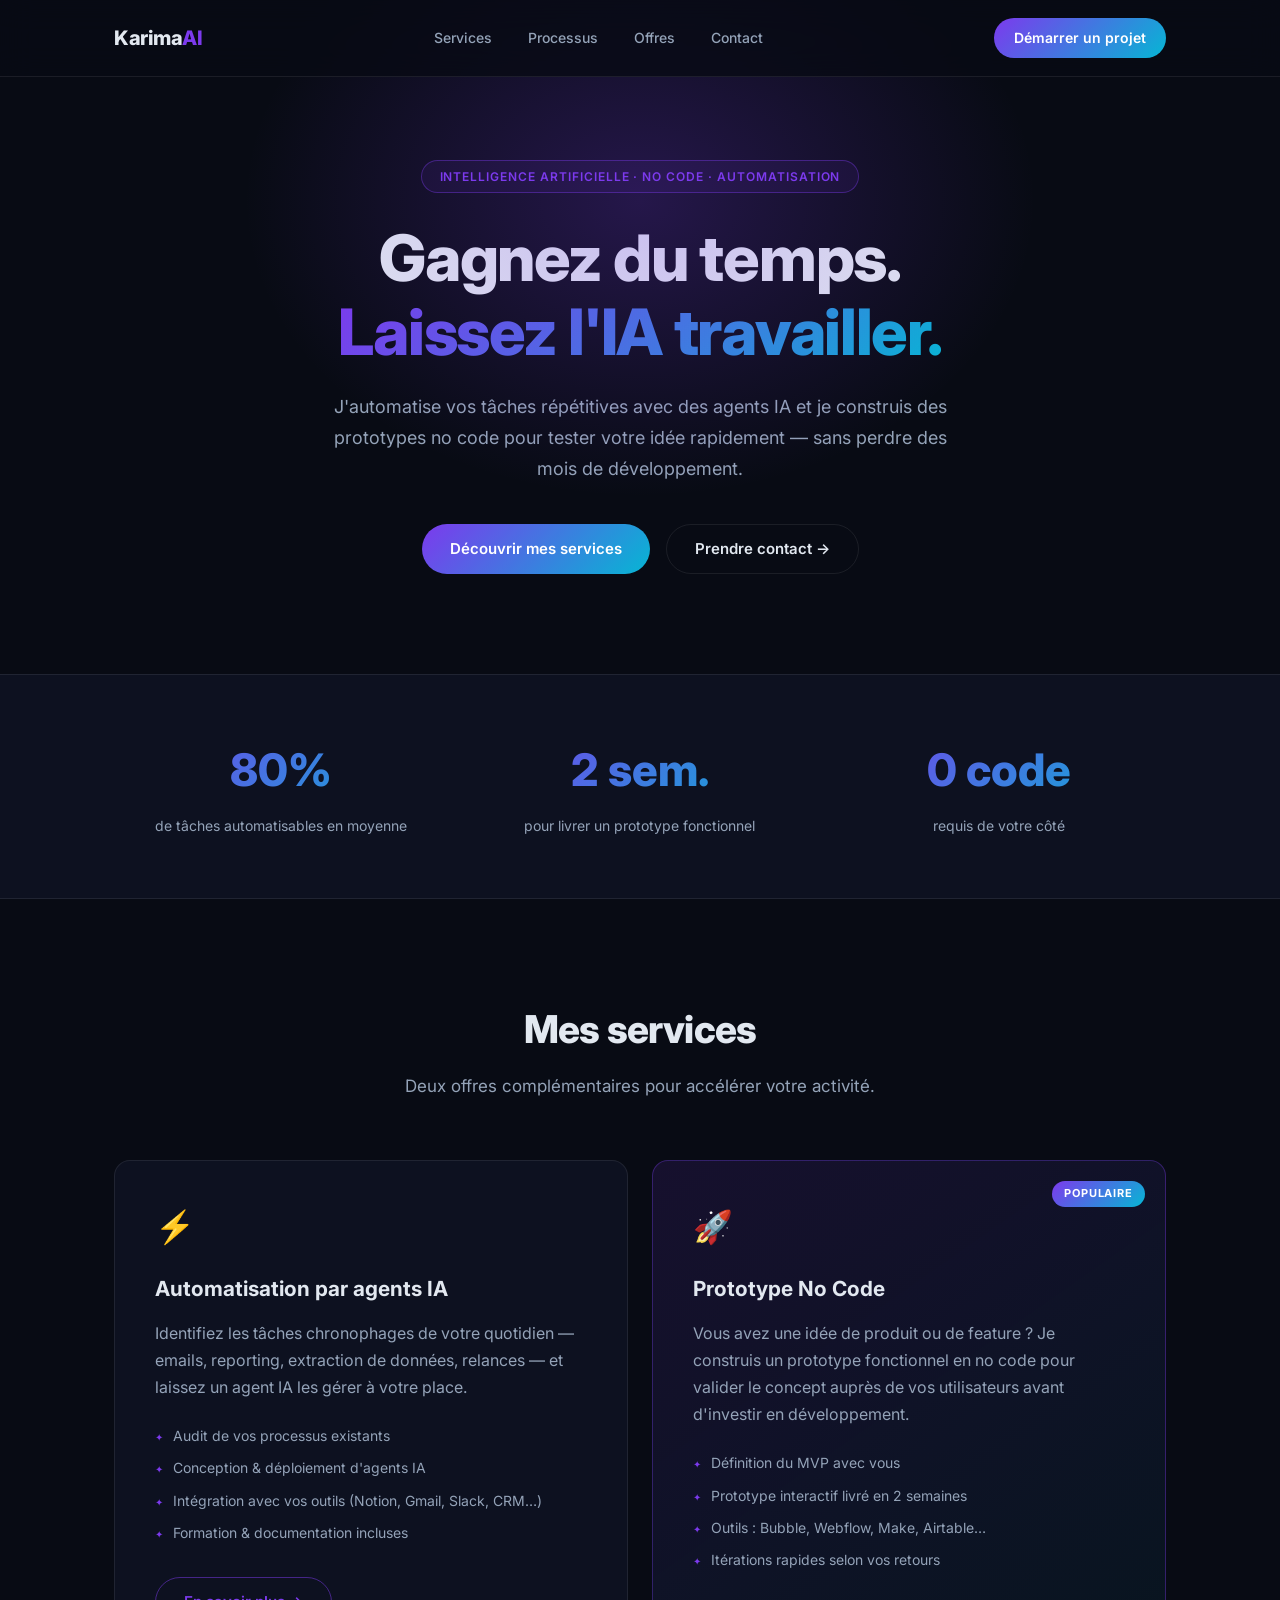
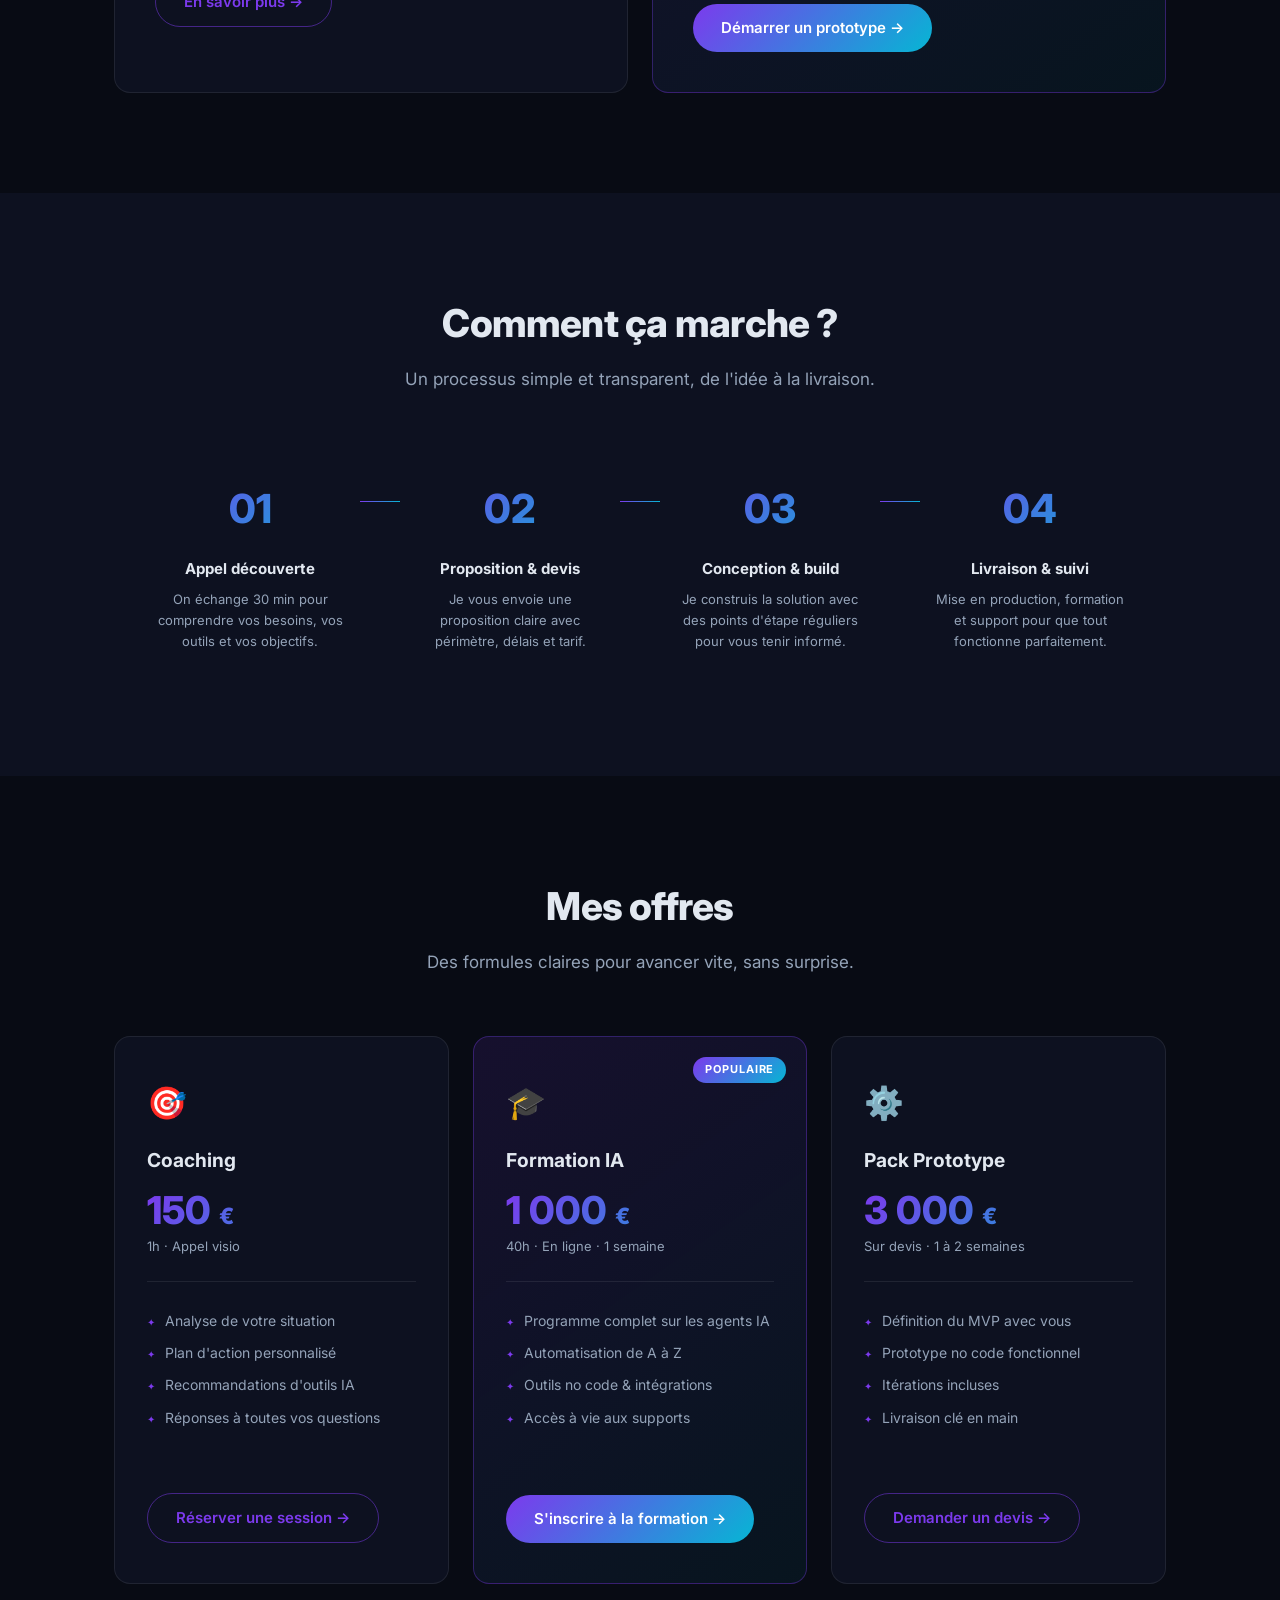
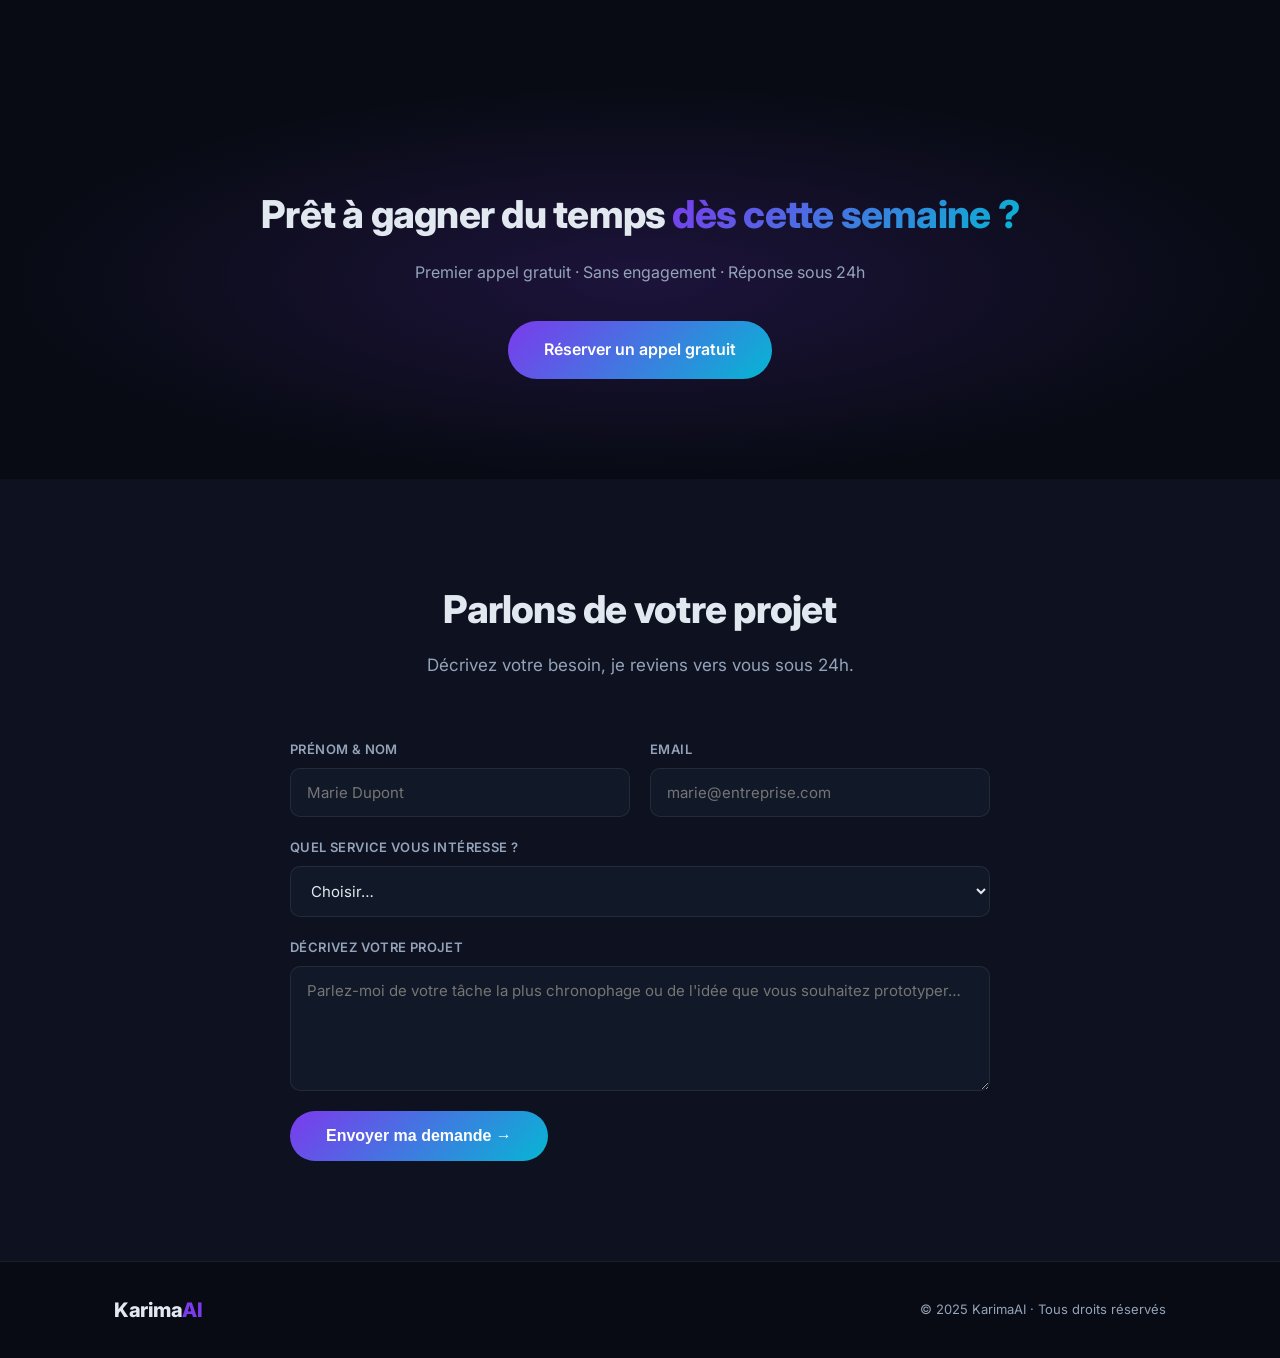
<file: index.html>
<!DOCTYPE html>
<html lang="fr">
<head>
  <meta charset="UTF-8" />
  <meta name="viewport" content="width=device-width, initial-scale=1.0" />
  <title>KarimaAI — Automatisation & Prototypage IA</title>
  <link rel="stylesheet" href="style.css" />
  <link rel="preconnect" href="https://fonts.googleapis.com" />
  <link href="https://fonts.googleapis.com/css2?family=Inter:wght@300;400;500;600;700;800&display=swap" rel="stylesheet" />
</head>
<body>

  <!-- NAV -->
  <nav class="nav">
    <div class="nav-inner">
      <a href="#" class="logo">Karima<span>AI</span></a>
      <ul class="nav-links">
        <li><a href="#services">Services</a></li>
        <li><a href="#process">Processus</a></li>
        <li><a href="#offres">Offres</a></li>
        <li><a href="#contact">Contact</a></li>
      </ul>
      <a href="#contact" class="btn btn-sm">Démarrer un projet</a>
    </div>
  </nav>

  <!-- HERO -->
  <section class="hero">
    <div class="hero-glow"></div>
    <div class="container">
      <div class="badge">Intelligence Artificielle · No Code · Automatisation</div>
      <h1>Gagnez du temps.<br /><span class="gradient-text">Laissez l'IA travailler.</span></h1>
      <p class="hero-sub">J'automatise vos tâches répétitives avec des agents IA et je construis des prototypes no code pour tester votre idée rapidement — sans perdre des mois de développement.</p>
      <div class="hero-cta">
        <a href="#services" class="btn">Découvrir mes services</a>
        <a href="#contact" class="btn btn-ghost">Prendre contact →</a>
      </div>
    </div>
  </section>

  <!-- STATS -->
  <section class="stats">
    <div class="container stats-grid">
      <div class="stat">
        <span class="stat-number">80%</span>
        <span class="stat-label">de tâches automatisables en moyenne</span>
      </div>
      <div class="stat">
        <span class="stat-number">2 sem.</span>
        <span class="stat-label">pour livrer un prototype fonctionnel</span>
      </div>
      <div class="stat">
        <span class="stat-number">0 code</span>
        <span class="stat-label">requis de votre côté</span>
      </div>
    </div>
  </section>

  <!-- SERVICES -->
  <section class="services" id="services">
    <div class="container">
      <div class="section-header">
        <h2>Mes services</h2>
        <p>Deux offres complémentaires pour accélérer votre activité.</p>
      </div>
      <div class="services-grid">

        <div class="card">
          <div class="card-icon">⚡</div>
          <h3>Automatisation par agents IA</h3>
          <p>Identifiez les tâches chronophages de votre quotidien — emails, reporting, extraction de données, relances — et laissez un agent IA les gérer à votre place.</p>
          <ul class="card-list">
            <li>Audit de vos processus existants</li>
            <li>Conception & déploiement d'agents IA</li>
            <li>Intégration avec vos outils (Notion, Gmail, Slack, CRM…)</li>
            <li>Formation & documentation incluses</li>
          </ul>
          <a href="#contact" class="btn btn-outline">En savoir plus →</a>
        </div>

        <div class="card card-highlight">
          <div class="card-badge">Populaire</div>
          <div class="card-icon">🚀</div>
          <h3>Prototype No Code</h3>
          <p>Vous avez une idée de produit ou de feature ? Je construis un prototype fonctionnel en no code pour valider le concept auprès de vos utilisateurs avant d'investir en développement.</p>
          <ul class="card-list">
            <li>Définition du MVP avec vous</li>
            <li>Prototype interactif livré en 2 semaines</li>
            <li>Outils : Bubble, Webflow, Make, Airtable…</li>
            <li>Itérations rapides selon vos retours</li>
          </ul>
          <a href="#contact" class="btn">Démarrer un prototype →</a>
        </div>

      </div>
    </div>
  </section>

  <!-- PROCESS -->
  <section class="process" id="process">
    <div class="container">
      <div class="section-header">
        <h2>Comment ça marche ?</h2>
        <p>Un processus simple et transparent, de l'idée à la livraison.</p>
      </div>
      <div class="steps">
        <div class="step">
          <div class="step-number">01</div>
          <div class="step-content">
            <h4>Appel découverte</h4>
            <p>On échange 30 min pour comprendre vos besoins, vos outils et vos objectifs.</p>
          </div>
        </div>
        <div class="step-line"></div>
        <div class="step">
          <div class="step-number">02</div>
          <div class="step-content">
            <h4>Proposition & devis</h4>
            <p>Je vous envoie une proposition claire avec périmètre, délais et tarif.</p>
          </div>
        </div>
        <div class="step-line"></div>
        <div class="step">
          <div class="step-number">03</div>
          <div class="step-content">
            <h4>Conception & build</h4>
            <p>Je construis la solution avec des points d'étape réguliers pour vous tenir informé.</p>
          </div>
        </div>
        <div class="step-line"></div>
        <div class="step">
          <div class="step-number">04</div>
          <div class="step-content">
            <h4>Livraison & suivi</h4>
            <p>Mise en production, formation et support pour que tout fonctionne parfaitement.</p>
          </div>
        </div>
      </div>
    </div>
  </section>

  <!-- OFFRES -->
  <section class="offres" id="offres">
    <div class="container">
      <div class="section-header">
        <h2>Mes offres</h2>
        <p>Des formules claires pour avancer vite, sans surprise.</p>
      </div>
      <div class="offres-grid">

        <div class="offre-card">
          <div class="offre-icon">🎯</div>
          <h3>Coaching</h3>
          <div class="offre-prix">150 <span>€</span></div>
          <div class="offre-duree">1h · Appel visio</div>
          <ul class="card-list">
            <li>Analyse de votre situation</li>
            <li>Plan d'action personnalisé</li>
            <li>Recommandations d'outils IA</li>
            <li>Réponses à toutes vos questions</li>
          </ul>
          <a href="https://calendly.com/karimabacari-contact/appel_diagnostic" target="_blank" class="btn btn-outline offre-btn">Réserver une session →</a>
        </div>

        <div class="offre-card offre-highlight">
          <div class="offre-badge">Populaire</div>
          <div class="offre-icon">🎓</div>
          <h3>Formation IA</h3>
          <div class="offre-prix">1 000 <span>€</span></div>
          <div class="offre-duree">40h · En ligne · 1 semaine</div>
          <ul class="card-list">
            <li>Programme complet sur les agents IA</li>
            <li>Automatisation de A à Z</li>
            <li>Outils no code & intégrations</li>
            <li>Accès à vie aux supports</li>
          </ul>
          <a href="https://paypal.me/karimagsi/1000" target="_blank" class="btn offre-btn">S'inscrire à la formation →</a>
        </div>

        <div class="offre-card">
          <div class="offre-icon">⚙️</div>
          <h3>Pack Prototype</h3>
          <div class="offre-prix">3 000 <span>€</span></div>
          <div class="offre-duree">Sur devis · 1 à 2 semaines</div>
          <ul class="card-list">
            <li>Définition du MVP avec vous</li>
            <li>Prototype no code fonctionnel</li>
            <li>Itérations incluses</li>
            <li>Livraison clé en main</li>
          </ul>
          <a href="https://paypal.me/karimagsi/3000" target="_blank" class="btn btn-outline offre-btn">Demander un devis →</a>
        </div>

      </div>
    </div>
  </section>

  <!-- CTA BAND -->
  <section class="cta-band">
    <div class="container">
      <h2>Prêt à gagner du temps <span class="gradient-text">dès cette semaine ?</span></h2>
      <p>Premier appel gratuit · Sans engagement · Réponse sous 24h</p>
      <a href="#contact" class="btn btn-lg">Réserver un appel gratuit</a>
    </div>
  </section>

  <!-- CONTACT -->
  <section class="contact" id="contact">
    <div class="container">
      <div class="section-header">
        <h2>Parlons de votre projet</h2>
        <p>Décrivez votre besoin, je reviens vers vous sous 24h.</p>
      </div>
      <form class="contact-form" id="contactForm">
        <div class="form-row">
          <div class="form-group">
            <label>Prénom & Nom</label>
            <input type="text" name="name" placeholder="Marie Dupont" required />
          </div>
          <div class="form-group">
            <label>Email</label>
            <input type="email" name="email" placeholder="marie@entreprise.com" required />
          </div>
        </div>
        <div class="form-group">
          <label>Quel service vous intéresse ?</label>
          <select name="service">
            <option value="">Choisir…</option>
            <option value="automatisation">Automatisation par agents IA</option>
            <option value="prototype">Prototype No Code</option>
            <option value="les-deux">Les deux</option>
          </select>
        </div>
        <div class="form-group">
          <label>Décrivez votre projet</label>
          <textarea name="message" rows="5" placeholder="Parlez-moi de votre tâche la plus chronophage ou de l'idée que vous souhaitez prototyper…" required></textarea>
        </div>
        <button type="submit" class="btn btn-lg">Envoyer ma demande →</button>
      </form>
      <div class="contact-success" id="successMsg" style="display:none;">
        <div class="success-icon">✓</div>
        <h3>Message envoyé !</h3>
        <p>Je vous recontacte sous 24h.</p>
      </div>
    </div>
  </section>

  <!-- FOOTER -->
  <footer class="footer">
    <div class="container footer-inner">
      <a href="#" class="logo">Karima<span>AI</span></a>
      <p class="footer-copy">© 2025 KarimaAI · Tous droits réservés</p>
    </div>
  </footer>

  <script src="main.js"></script>
</body>
</html>
</file>
<file: style.css>
/* === RESET & BASE === */
*, *::before, *::after { box-sizing: border-box; margin: 0; padding: 0; }

:root {
  --bg: #080b14;
  --bg-2: #0d1120;
  --bg-3: #111827;
  --border: rgba(255,255,255,0.08);
  --accent: #7c3aed;
  --accent-2: #06b6d4;
  --text: #e2e8f0;
  --text-muted: #94a3b8;
  --radius: 16px;
  --font: 'Inter', sans-serif;
}

html { scroll-behavior: smooth; }

body {
  background: var(--bg);
  color: var(--text);
  font-family: var(--font);
  font-size: 16px;
  line-height: 1.6;
  overflow-x: hidden;
}

a { color: inherit; text-decoration: none; }
ul { list-style: none; }

.container {
  max-width: 1100px;
  margin: 0 auto;
  padding: 0 24px;
}

/* === GRADIENT TEXT === */
.gradient-text {
  background: linear-gradient(135deg, #7c3aed 0%, #06b6d4 100%);
  -webkit-background-clip: text;
  -webkit-text-fill-color: transparent;
  background-clip: text;
}

/* === BUTTONS === */
.btn {
  display: inline-flex;
  align-items: center;
  gap: 8px;
  padding: 12px 28px;
  background: linear-gradient(135deg, #7c3aed, #06b6d4);
  color: #fff;
  border: none;
  border-radius: 50px;
  font-size: 15px;
  font-weight: 600;
  cursor: pointer;
  transition: opacity .2s, transform .2s;
}
.btn:hover { opacity: 0.88; transform: translateY(-1px); }

.btn-sm { padding: 9px 20px; font-size: 14px; }
.btn-lg { padding: 16px 36px; font-size: 16px; }

.btn-ghost {
  background: transparent;
  border: 1px solid var(--border);
  color: var(--text);
}
.btn-ghost:hover { border-color: rgba(124,58,237,.5); background: rgba(124,58,237,.08); }

.btn-outline {
  background: transparent;
  border: 1px solid rgba(124,58,237,.5);
  color: var(--accent);
}
.btn-outline:hover { background: rgba(124,58,237,.12); }

/* === NAV === */
.nav {
  position: fixed;
  top: 0; left: 0; right: 0;
  z-index: 100;
  padding: 18px 0;
  background: rgba(8,11,20,.8);
  backdrop-filter: blur(16px);
  border-bottom: 1px solid var(--border);
}
.nav-inner {
  display: flex;
  align-items: center;
  justify-content: space-between;
  max-width: 1100px;
  margin: 0 auto;
  padding: 0 24px;
}
.logo { font-size: 20px; font-weight: 800; letter-spacing: -.5px; }
.logo span { color: var(--accent); }

.nav-links {
  display: flex;
  gap: 36px;
}
.nav-links a {
  font-size: 14px;
  color: var(--text-muted);
  font-weight: 500;
  transition: color .2s;
}
.nav-links a:hover { color: var(--text); }

@media (max-width: 768px) {
  .nav-links { display: none; }
}

/* === HERO === */
.hero {
  position: relative;
  padding: 160px 0 100px;
  text-align: center;
  overflow: hidden;
}
.hero-glow {
  position: absolute;
  top: -100px; left: 50%;
  transform: translateX(-50%);
  width: 800px; height: 600px;
  background: radial-gradient(ellipse at center, rgba(124,58,237,.25) 0%, transparent 70%);
  pointer-events: none;
}
.badge {
  display: inline-block;
  padding: 6px 18px;
  border: 1px solid rgba(124,58,237,.4);
  border-radius: 50px;
  font-size: 12px;
  font-weight: 600;
  letter-spacing: .08em;
  text-transform: uppercase;
  color: var(--accent);
  margin-bottom: 28px;
  background: rgba(124,58,237,.08);
}
.hero h1 {
  font-size: clamp(2.4rem, 5vw, 4rem);
  font-weight: 800;
  line-height: 1.15;
  letter-spacing: -.02em;
  margin-bottom: 24px;
}
.hero-sub {
  max-width: 640px;
  margin: 0 auto 40px;
  color: var(--text-muted);
  font-size: 18px;
  line-height: 1.7;
}
.hero-cta {
  display: flex;
  gap: 16px;
  justify-content: center;
  flex-wrap: wrap;
}

/* === STATS === */
.stats {
  padding: 60px 0;
  border-top: 1px solid var(--border);
  border-bottom: 1px solid var(--border);
  background: var(--bg-2);
}
.stats-grid {
  display: grid;
  grid-template-columns: repeat(3, 1fr);
  gap: 24px;
  text-align: center;
}
@media (max-width: 600px) { .stats-grid { grid-template-columns: 1fr; } }
.stat-number {
  display: block;
  font-size: 2.8rem;
  font-weight: 800;
  background: linear-gradient(135deg, #7c3aed, #06b6d4);
  -webkit-background-clip: text;
  -webkit-text-fill-color: transparent;
  background-clip: text;
  margin-bottom: 6px;
}
.stat-label { color: var(--text-muted); font-size: 14px; }

/* === SECTION HEADER === */
.section-header {
  text-align: center;
  margin-bottom: 60px;
}
.section-header h2 {
  font-size: clamp(1.8rem, 3vw, 2.6rem);
  font-weight: 800;
  letter-spacing: -.02em;
  margin-bottom: 12px;
}
.section-header p { color: var(--text-muted); font-size: 17px; }

/* === SERVICES === */
.services { padding: 100px 0; }
.services-grid {
  display: grid;
  grid-template-columns: 1fr 1fr;
  gap: 24px;
}
@media (max-width: 768px) { .services-grid { grid-template-columns: 1fr; } }

.card {
  background: var(--bg-2);
  border: 1px solid var(--border);
  border-radius: var(--radius);
  padding: 40px;
  position: relative;
  transition: border-color .3s;
}
.card:hover { border-color: rgba(124,58,237,.4); }

.card-highlight {
  background: linear-gradient(145deg, rgba(124,58,237,.12), rgba(6,182,212,.06));
  border-color: rgba(124,58,237,.35);
}
.card-badge {
  position: absolute;
  top: 20px; right: 20px;
  background: linear-gradient(135deg, #7c3aed, #06b6d4);
  color: #fff;
  font-size: 11px;
  font-weight: 700;
  letter-spacing: .08em;
  text-transform: uppercase;
  padding: 4px 12px;
  border-radius: 50px;
}
.card-icon { font-size: 2rem; margin-bottom: 20px; }
.card h3 {
  font-size: 1.3rem;
  font-weight: 700;
  margin-bottom: 14px;
}
.card > p {
  color: var(--text-muted);
  margin-bottom: 24px;
  line-height: 1.7;
}
.card-list {
  display: flex;
  flex-direction: column;
  gap: 10px;
  margin-bottom: 32px;
}
.card-list li {
  display: flex;
  align-items: flex-start;
  gap: 10px;
  font-size: 14px;
  color: var(--text-muted);
}
.card-list li::before {
  content: '✦';
  color: var(--accent);
  font-size: 10px;
  margin-top: 4px;
  flex-shrink: 0;
}

/* === PROCESS === */
.process {
  padding: 100px 0;
  background: var(--bg-2);
}
.steps {
  display: flex;
  align-items: flex-start;
  gap: 0;
  flex-wrap: wrap;
  justify-content: center;
}
.step {
  flex: 1;
  min-width: 180px;
  max-width: 220px;
  text-align: center;
  padding: 24px 16px;
}
.step-number {
  font-size: 2.5rem;
  font-weight: 800;
  background: linear-gradient(135deg, #7c3aed, #06b6d4);
  -webkit-background-clip: text;
  -webkit-text-fill-color: transparent;
  background-clip: text;
  margin-bottom: 16px;
}
.step h4 { font-size: 15px; font-weight: 700; margin-bottom: 8px; }
.step p { color: var(--text-muted); font-size: 13px; line-height: 1.6; }
.step-line {
  width: 40px;
  height: 1px;
  background: linear-gradient(90deg, #7c3aed, #06b6d4);
  margin-top: 48px;
  flex-shrink: 0;
}
@media (max-width: 768px) { .step-line { display: none; } }

/* === OFFRES === */
.offres { padding: 100px 0; }
.offres-grid {
  display: grid;
  grid-template-columns: repeat(3, 1fr);
  gap: 24px;
}
@media (max-width: 900px) { .offres-grid { grid-template-columns: 1fr; } }

.offre-card {
  background: var(--bg-2);
  border: 1px solid var(--border);
  border-radius: var(--radius);
  padding: 40px 32px;
  position: relative;
  transition: border-color .3s, transform .3s;
  display: flex;
  flex-direction: column;
}
.offre-card:hover { border-color: rgba(124,58,237,.4); transform: translateY(-4px); }

.offre-highlight {
  background: linear-gradient(145deg, rgba(124,58,237,.12), rgba(6,182,212,.06));
  border-color: rgba(124,58,237,.35);
}
.offre-badge {
  position: absolute;
  top: 20px; right: 20px;
  background: linear-gradient(135deg, #7c3aed, #06b6d4);
  color: #fff;
  font-size: 11px;
  font-weight: 700;
  letter-spacing: .08em;
  text-transform: uppercase;
  padding: 4px 12px;
  border-radius: 50px;
}
.offre-icon { font-size: 2rem; margin-bottom: 16px; }
.offre-card h3 { font-size: 1.2rem; font-weight: 700; margin-bottom: 16px; }
.offre-prix {
  font-size: 2.4rem;
  font-weight: 800;
  background: linear-gradient(135deg, #7c3aed, #06b6d4);
  -webkit-background-clip: text;
  -webkit-text-fill-color: transparent;
  background-clip: text;
  margin-bottom: 6px;
  line-height: 1;
}
.offre-prix span { font-size: 1.4rem; }
.offre-duree {
  font-size: 13px;
  color: var(--text-muted);
  margin-bottom: 28px;
  padding-bottom: 24px;
  border-bottom: 1px solid var(--border);
}
.offre-card .card-list { flex: 1; }
.offre-btn { margin-top: 32px; align-self: flex-start; }

/* === CTA BAND === */
.cta-band {
  padding: 100px 0;
  text-align: center;
  position: relative;
  overflow: hidden;
}
.cta-band::before {
  content: '';
  position: absolute;
  inset: 0;
  background: radial-gradient(ellipse at center, rgba(124,58,237,.18) 0%, transparent 70%);
}
.cta-band h2 {
  font-size: clamp(1.8rem, 3vw, 2.4rem);
  font-weight: 800;
  letter-spacing: -.02em;
  margin-bottom: 14px;
  position: relative;
}
.cta-band p {
  color: var(--text-muted);
  margin-bottom: 36px;
  position: relative;
}
.cta-band .btn { position: relative; }

/* === CONTACT === */
.contact { padding: 100px 0; background: var(--bg-2); }
.contact-form {
  max-width: 700px;
  margin: 0 auto;
  display: flex;
  flex-direction: column;
  gap: 20px;
}
.form-row {
  display: grid;
  grid-template-columns: 1fr 1fr;
  gap: 20px;
}
@media (max-width: 600px) { .form-row { grid-template-columns: 1fr; } }
.form-group {
  display: flex;
  flex-direction: column;
  gap: 8px;
}
.form-group label {
  font-size: 13px;
  font-weight: 600;
  color: var(--text-muted);
  letter-spacing: .03em;
  text-transform: uppercase;
}
.form-group input,
.form-group select,
.form-group textarea {
  background: var(--bg-3);
  border: 1px solid var(--border);
  border-radius: 10px;
  padding: 14px 16px;
  color: var(--text);
  font-family: var(--font);
  font-size: 15px;
  outline: none;
  transition: border-color .2s;
}
.form-group input:focus,
.form-group select:focus,
.form-group textarea:focus {
  border-color: rgba(124,58,237,.6);
}
.form-group select option { background: var(--bg-3); }
.contact-form .btn { align-self: flex-start; }

.contact-success {
  max-width: 400px;
  margin: 0 auto;
  text-align: center;
  padding: 60px 20px;
}
.success-icon {
  width: 64px; height: 64px;
  border-radius: 50%;
  background: linear-gradient(135deg, #7c3aed, #06b6d4);
  display: flex;
  align-items: center;
  justify-content: center;
  font-size: 1.8rem;
  margin: 0 auto 20px;
}
.contact-success h3 { font-size: 1.5rem; font-weight: 700; margin-bottom: 8px; }
.contact-success p { color: var(--text-muted); }

/* === FOOTER === */
.footer {
  padding: 32px 0;
  border-top: 1px solid var(--border);
}
.footer-inner {
  display: flex;
  align-items: center;
  justify-content: space-between;
  flex-wrap: wrap;
  gap: 12px;
}
.footer-copy { color: var(--text-muted); font-size: 13px; }
</file>
